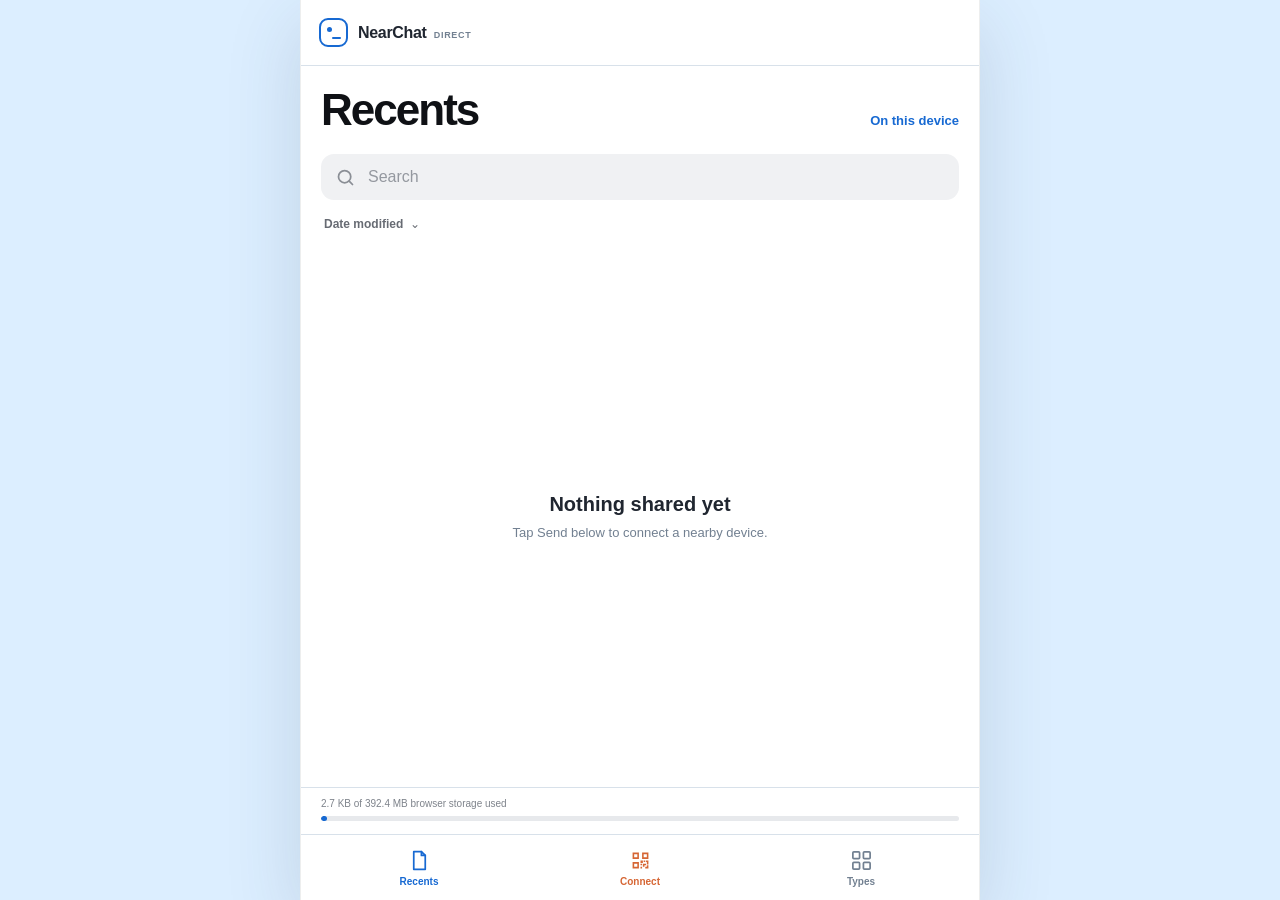
<file: index.html>
<!doctype html>
<html lang="en">
<head>
  <meta charset="utf-8">
  <link rel="icon" type="image/png" href="[data-uri]">
  <meta name="viewport" content="width=device-width, initial-scale=1, viewport-fit=cover">
  <meta name="theme-color" content="#eaf4ff">
  <title>NearChat Direct</title>
  <link rel="stylesheet" href="styles.css?v=2026.08.18.2">
</head>
<body data-connected="false">
  <main class="app" aria-label="NearChat Direct">
    <header class="topbar">
      <a class="brand" href="./" aria-label="NearChat Direct home">
        <span class="brand-mark" aria-hidden="true"></span>
        <span>NearChat <small>Direct</small></span>
      </a>
    </header>

    <section class="metrics" aria-label="Live connection metrics" hidden>
      <div><span>RTT</span><strong id="metricRtt">—</strong></div>
      <div><span>Sent</span><strong id="metricSent">0 B</strong></div>
      <div><span>Received</span><strong id="metricReceived">0 B</strong></div>
      <div><span>Live rate</span><strong id="metricRate">0 B/s</strong></div>
      <div><span>Uptime</span><strong id="metricUptime">00:00</strong></div>
      <div><span>Path</span><strong id="metricPath">—</strong></div>
    </section>

    <div class="app-views">
      <section class="app-view recent-view" id="recentView" aria-label="Recent items">
        <header class="recents-head">
          <h1>Recents</h1>
          <span>On this device</span>
        </header>
        <div class="recent-tools">
          <label class="search-field">
            <svg viewBox="0 0 24 24" aria-hidden="true"><circle cx="11" cy="11" r="7"></circle><path d="m20 20-3.5-3.5"></path></svg>
            <input id="recentSearch" type="search" placeholder="Search" aria-label="Search recent items">
          </label>
          <button class="recent-sort" id="recentSort" type="button">Date modified <span aria-hidden="true">⌄</span></button>
        </div>
        <div class="recent-browser" id="recentItemList"></div>
        <div class="library-empty recent-library-empty" id="recentLibraryEmpty" hidden>
          <h2>Nothing shared yet</h2>
          <p>Tap Send below to connect a nearby device.</p>
        </div>
        <footer class="storage-meter">
          <span id="recentStorageText">Checking browser storage…</span>
          <div class="storage-track" aria-hidden="true"><span id="storageBarFill"></span></div>
        </footer>
      </section>

      <section class="app-view send-view" id="sendView" aria-label="Current transfer" hidden>
        <header class="view-head">
          <div><span>Current transfer</span><h1 id="recentTitle">New connection</h1></div>
          <small id="recentMeta">Stored in this browser</small>
        </header>
        <section class="message-stream" id="messageStream" aria-live="polite" aria-label="Chat messages">
          <div class="chat-empty" id="emptyState">
            <h2 id="emptyTitle">Ready to send</h2>
            <p id="emptyCopy">Use the box below to send text or files.</p>
          </div>
        </section>

        <form class="composer" id="composer">
          <div class="image-draft" id="imageDraft" hidden>
            <img id="imageDraftPreview" alt="Selected image preview">
            <span><strong id="imageDraftName">Image ready</strong><small id="imageDraftSize"></small></span>
            <button id="removeImage" type="button" aria-label="Remove selected files">×</button>
          </div>
          <div class="composer-row">
            <button class="image-button" id="imageButton" type="button" aria-label="Choose files">Add</button>
            <input id="imageInput" type="file"
                   accept="image/*,video/*,audio/*,.pdf,.txt,.rtf,.doc,.docx,.odt,.ppt,.pptx,.xls,.xlsx,.csv,.ods,.zip,.rar,.7z,.tar,.gz"
                   multiple hidden>
            <input class="message-input" id="messageInput" type="text" maxlength="2000"
                   autocomplete="off" enterkeyhint="send" placeholder="Connect to start chatting"
                   aria-label="Message" disabled>
            <button class="send-button" id="sendButton" type="submit" aria-label="Send" disabled>Send</button>
          </div>
        </form>
      </section>

      <section class="app-view files-view" id="filesView" aria-label="Stored files" hidden>
        <header class="view-head files-head">
          <div><span>On this device</span><h1 id="filesTitle">Types</h1></div>
          <button class="quiet-button" id="clearLibrary" type="button">Clear all</button>
        </header>
        <div class="file-tools">
          <button class="back-button" id="backToTypes" type="button" hidden>All types</button>
          <input id="fileSearch" type="search" placeholder="Search stored files" aria-label="Search stored files">
          <div class="file-tool-actions" id="imageSelectionTools" hidden>
            <button class="tool-icon-button" id="selectAllImages" type="button" aria-label="Select all images" aria-pressed="false">
              <span class="checkbox-icon" aria-hidden="true"></span>
            </button>
            <button class="tool-icon-button" id="downloadSelectedImages" type="button" aria-label="Download selected images" disabled>
              <span class="download-icon" aria-hidden="true"></span>
              <span class="selection-count" id="selectedImageCount" hidden>0</span>
            </button>
          </div>
        </div>
        <div class="file-browser" id="fileBrowser">
          <div class="type-list" id="fileTypeList"></div>
          <div class="stored-file-list" id="storedFileList" hidden></div>
          <div class="library-empty" id="libraryEmpty" hidden>
            <h2>No stored files</h2>
            <p>Images and files from your sessions will appear here.</p>
          </div>
        </div>
        <footer class="storage-summary">
          <span id="storageSummary">0 items · 0 B stored in this browser</span>
          <small>Save important files to your device.</small>
        </footer>
      </section>
    </div>

    <nav class="app-nav" aria-label="Main views">
      <button type="button" data-view="recent" aria-selected="true">
        <svg viewBox="0 0 24 24" aria-hidden="true"><path d="M6 2.75h8l4 4V21.25H6z"></path><path d="M14 2.75v4h4"></path></svg>
        <span class="nav-label">Recents</span>
      </button>
      <button class="connection-nav" id="connectionNav" type="button" data-view="send" data-state="offline"
              aria-selected="false" aria-label="Connect. Pair two nearby devices to begin.">
        <span class="connection-nav-icon" aria-hidden="true">
          <svg class="connection-qr" viewBox="0 0 24 24"><path fill="currentColor" fill-rule="evenodd" stroke="none" d="M2 2h8v8H2V2Zm2 2v4h4V4H4Zm10-2h8v8h-8V2Zm2 2v4h4V4h-4ZM2 14h8v8H2v-8Zm2 2v4h4v-4H4Z" clip-rule="evenodd"></path><path fill="currentColor" stroke="none" d="M12 12h3v3h-3v-3Zm4 0h2v2h-2v-2Zm3 0h3v5h-2v-3h-1v-2Zm-7 4h2v2h-2v-2Zm3 0h4v2h-2v2h-2v-4Zm5 2h2v4h-4v-2h2v-2Zm-8 2h2v2h-2v-2Z"></path></svg>
          <span class="connection-spinner"></span>
          <span class="connection-check"></span>
        </span>
        <span class="nav-label" id="connectionNavLabel" aria-live="polite">Connect</span>
      </button>
      <button type="button" data-view="files" aria-selected="false">
        <svg viewBox="0 0 24 24" aria-hidden="true"><rect x="3" y="3" width="7" height="7" rx="1"></rect><rect x="14" y="3" width="7" height="7" rx="1"></rect><rect x="3" y="14" width="7" height="7" rx="1"></rect><rect x="14" y="14" width="7" height="7" rx="1"></rect></svg>
        <span class="nav-label">Types</span><span class="nav-count" id="storedCount" hidden>0</span>
      </button>
    </nav>
  </main>

  <div class="overlay" id="pairingOverlay" hidden>
    <section class="pairing-sheet" role="dialog" aria-modal="true" aria-labelledby="pairingTitle">
      <header class="sheet-head">
        <div><h2 id="pairingTitle">Connect devices</h2></div>
        <button class="close-button" id="closePairing" type="button" aria-label="Close pairing">×</button>
      </header>

      <div class="pair-view pair-dance" id="pairDance">
        <div class="optical-zone">
          <div class="optical-stage" id="opticalStage" data-detected="false">
            <div class="scan-stage" id="scanStage">
              <video id="scannerVideo" class="camera-feed" playsinline muted autoplay></video>
              <div class="discovery-code" id="discoveryCode">
                <span>Nearby code</span>
                <canvas id="discoveryQrCanvas" aria-label="Nearby device discovery code"></canvas>
              </div>
              <div class="camera-preview" aria-hidden="true">
                <span class="preview-label">Main camera</span>
                <span class="preview-reticle"></span>
                <span class="detected-outline" id="detectedOutline"></span>
                <div class="preview-feedback">
                  <strong id="alignmentScore">Looking for a NearChat code</strong>
                  <span id="alignmentHint">Point the camera at the other screen.</span>
                </div>
              </div>
            </div>
            <div class="qr-stage" id="qrStage" hidden>
              <canvas id="pairQrCanvas" class="pair-qr-canvas" aria-label="Animated connection code"></canvas>
            </div>
          </div>
          <span class="camera-state" id="cameraState">Starting main camera…</span>
        </div>

        <div class="dance-copy">
          <span class="phase-pill" id="pairPhase">1 · Find the other device</span>
          <strong id="pairStatusTitle">Point the cameras at the other screen</strong>
          <p id="pairStatus">The small QR codes choose which device shares first. Show connection code remains available as a fallback.</p>
        </div>

        <div class="dance-progress" aria-hidden="true">
          <span id="pairProgress"></span>
        </div>

        <canvas id="scannerCanvas" hidden></canvas>
        <div class="pair-actions">
          <button class="primary" id="showCode" type="button">Show connection code</button>
          <button class="secondary" id="scanCode" type="button" hidden>Scan answer now</button>
          <button class="secondary cancel-pairing" id="cancelPairing" type="button">Cancel</button>
        </div>
      </div>

      <div class="pair-view connected-view" id="pairConnected" hidden>
        <span class="connected-mark" aria-hidden="true">✓</span>
        <strong>Direct channel connected</strong>
        <p>The cameras are off. Messages now travel directly through WebRTC.</p>
        <button class="secondary connected-disconnect" id="disconnectInSheet" type="button">Disconnect</button>
      </div>
    </section>
  </div>

  <div class="toast" id="toast" role="status" aria-live="polite"></div>
  <script type="module" src="app.js?v=2026.08.18.3"></script>
</body>
</html>
</file>
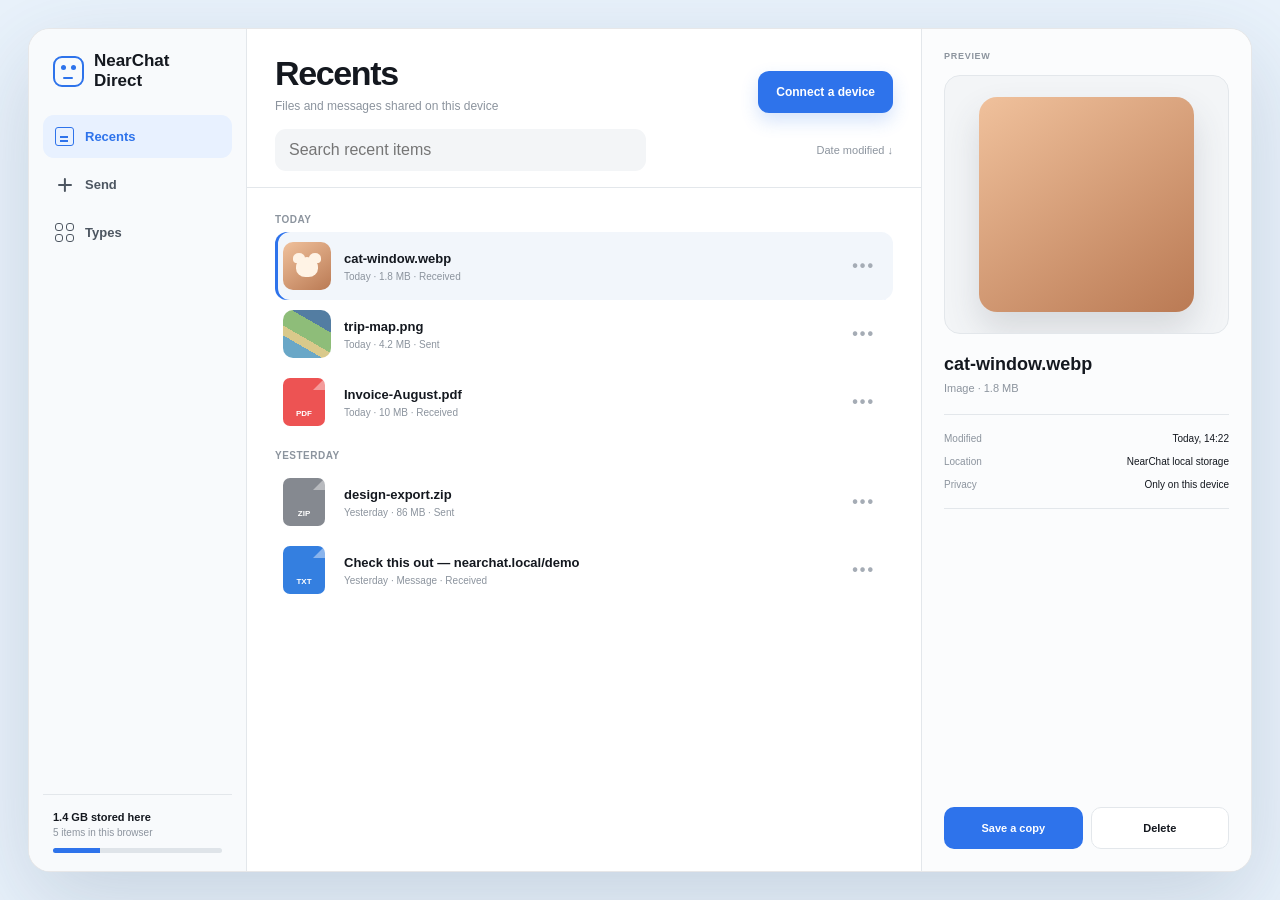
<file: ui-tests/desktop-poc-split.html>
<!doctype html>
<html lang="en">
<head>
  <meta charset="utf-8">
  <meta name="viewport" content="width=device-width, initial-scale=1">
  <title>NearChat Desktop POC — Split view</title>
  <style>
    :root {
      color-scheme: light;
      --page: #e9f2fb;
      --surface: #fff;
      --soft: #f3f5f7;
      --ink: #14181f;
      --text: #4d5661;
      --muted: #8c949e;
      --line: #e3e7eb;
      --blue: #2e73eb;
      --blue-soft: #e8f1ff;
      font-family: -apple-system, BlinkMacSystemFont, "Helvetica Neue", "Segoe UI", Arial, sans-serif;
    }
    * { box-sizing: border-box; }
    body { min-width: 980px; min-height: 100vh; margin: 0; padding: 28px; display: grid; place-items: center; background: var(--page); color: var(--text); }
    button, input { font: inherit; color: inherit; }
    button { border: 0; cursor: pointer; }
    .window { width: min(1440px, calc(100vw - 56px)); height: min(880px, calc(100vh - 56px)); min-height: 680px; display: grid; grid-template-columns: 218px minmax(500px, 1fr) 330px; overflow: hidden; border: 1px solid rgba(20,24,31,.1); border-radius: 22px; background: var(--surface); box-shadow: 0 30px 90px rgba(45,74,108,.18); }
    .sidebar { padding: 22px 14px 18px; display: flex; flex-direction: column; border-right: 1px solid var(--line); background: #f8fafc; }
    .brand { padding: 0 10px 24px; display: flex; align-items: center; gap: 10px; color: var(--ink); font-size: 17px; font-weight: 750; }
    .mark { width: 31px; height: 31px; position: relative; border: 2px solid var(--blue); border-radius: 9px; }
    .mark::before { content: ""; width: 5px; height: 5px; position: absolute; left: 6px; top: 7px; border-radius: 50%; background: var(--blue); box-shadow: 10px 0 0 var(--blue); }
    .mark::after { content: ""; width: 10px; height: 2px; position: absolute; left: 8px; bottom: 6px; border-radius: 3px; background: var(--blue); }
    .nav { display: grid; gap: 5px; }
    .nav button { min-height: 43px; padding: 0 12px; display: flex; align-items: center; gap: 11px; border-radius: 11px; background: transparent; text-align: left; font-size: 13px; font-weight: 650; }
    .nav button:hover { background: #edf1f5; }
    .nav button.active { background: var(--blue-soft); color: var(--blue); }
    .nav-icon { width: 19px; height: 19px; position: relative; flex: none; color: currentColor; }
    .nav-icon.recent { border: 1.8px solid currentColor; border-radius: 3px; }
    .nav-icon.recent::after { content: ""; width: 8px; height: 1.8px; position: absolute; left: 4px; top: 8px; background: currentColor; box-shadow: 0 4px 0 currentColor; }
    .nav-icon.send::before, .nav-icon.send::after { content: ""; position: absolute; left: 3px; top: 9px; width: 14px; height: 1.8px; border-radius: 2px; background: currentColor; }
    .nav-icon.send::after { transform: rotate(90deg); }
    .nav-icon.types { display: grid; grid-template-columns: 1fr 1fr; gap: 3px; }
    .nav-icon.types i { border: 1.7px solid currentColor; border-radius: 3px; }
    .side-bottom { margin-top: auto; padding: 16px 10px 0; border-top: 1px solid var(--line); }
    .side-bottom strong { display: block; color: var(--ink); font-size: 11px; }
    .side-bottom span { display: block; margin-top: 4px; color: var(--muted); font-size: 10px; }
    .meter { height: 5px; margin-top: 10px; overflow: hidden; border-radius: 8px; background: #dfe4e9; }
    .meter i { width: 28%; height: 100%; display: block; background: var(--blue); }
    .content { min-width: 0; display: grid; grid-template-rows: auto auto minmax(0,1fr); }
    .head { padding: 25px 28px 16px; display: flex; align-items: flex-end; justify-content: space-between; gap: 20px; }
    .head h1 { margin: 0; color: var(--ink); font-size: 34px; letter-spacing: -.04em; }
    .head p { margin: 6px 0 0; color: var(--muted); font-size: 12px; }
    .connect { min-height: 42px; padding: 0 18px; border-radius: 11px; background: var(--blue); color: #fff; font-size: 12px; font-weight: 700; box-shadow: 0 8px 18px rgba(46,115,235,.2); }
    .toolbar { padding: 0 28px 16px; display: flex; align-items: center; gap: 12px; border-bottom: 1px solid var(--line); }
    .search { width: min(430px, 60%); height: 42px; padding: 0 14px; border: 0; border-radius: 11px; outline: 0; background: var(--soft); }
    .sort { margin-left: auto; padding: 8px 0; background: transparent; color: var(--muted); font-size: 11px; }
    .list { min-height: 0; padding: 12px 28px 30px; overflow: auto; }
    .day { margin: 14px 0 7px; color: var(--muted); font-size: 10px; font-weight: 750; letter-spacing: .05em; text-transform: uppercase; }
    .item { width: 100%; min-height: 68px; padding: 9px 8px; display: grid; grid-template-columns: 48px minmax(0,1fr) auto; align-items: center; gap: 13px; border-radius: 12px; background: transparent; text-align: left; }
    .item:hover, .item.selected { background: #f2f6fb; }
    .item.selected { box-shadow: inset 3px 0 var(--blue); }
    .thumb { width: 48px; height: 48px; border-radius: 10px; background: linear-gradient(145deg,#90b8ee,#365b95); }
    .thumb.cat { position: relative; background: linear-gradient(145deg,#f0c19c,#ba7a54); }
    .thumb.cat::before { content: ""; width: 22px; height: 20px; position: absolute; left: 13px; top: 15px; border-radius: 50% 50% 43% 43%; background: #fff3e5; box-shadow: -8px -9px 0 -5px #fff3e5, 8px -9px 0 -5px #fff3e5; }
    .thumb.map { background: linear-gradient(30deg,#69a7c7 0 30%,#d9c98b 30% 43%,#8ebd79 43% 70%,#537da2 70%); }
    .file { width: 42px; height: 48px; position: relative; display: grid; place-items: end center; padding-bottom: 8px; border-radius: 7px; background: #347fe0; color: #fff; font-size: 8px; font-style: normal; font-weight: 800; }
    .file::after { content: ""; position: absolute; right: 0; top: 0; border-style: solid; border-width: 0 0 12px 12px; border-color: transparent transparent rgba(255,255,255,.42) transparent; }
    .file.pdf { background: #ed5353; }
    .file.zip { background: #858990; }
    .item-copy { min-width: 0; }
    .item-copy strong { display: block; overflow: hidden; color: var(--ink); font-size: 13px; font-weight: 600; text-overflow: ellipsis; white-space: nowrap; }
    .item-copy small { display: block; margin-top: 5px; color: var(--muted); font-size: 10px; }
    .dots { padding: 10px; color: #a5acb5; font-weight: 800; letter-spacing: 2px; }
    .preview { min-width: 0; padding: 22px; display: flex; flex-direction: column; border-left: 1px solid var(--line); background: #fbfcfd; }
    .preview-label { color: var(--muted); font-size: 9px; font-weight: 750; letter-spacing: .08em; text-transform: uppercase; }
    .preview-box { aspect-ratio: 1.1; margin-top: 14px; display: grid; place-items: center; overflow: hidden; border: 1px solid var(--line); border-radius: 16px; background: var(--soft); }
    .preview-art { width: 76%; aspect-ratio: 1; border-radius: 18px; background: linear-gradient(145deg,#f0c19c,#ba7a54); box-shadow: 0 18px 35px rgba(60,70,82,.16); }
    .preview-art.map { background: linear-gradient(30deg,#69a7c7 0 30%,#d9c98b 30% 43%,#8ebd79 43% 70%,#537da2 70%); }
    .preview-art.pdf { background: linear-gradient(145deg,#f27777,#c93c3c); }
    .preview-art.zip { background: linear-gradient(145deg,#aeb3b8,#6d747b); }
    .preview-art.message { background: linear-gradient(145deg,#7fb0ec,#3474c2); }
    .preview h2 { margin: 20px 0 0; overflow: hidden; color: var(--ink); font-size: 18px; font-weight: 650; text-overflow: ellipsis; white-space: nowrap; }
    .preview-meta { margin-top: 7px; color: var(--muted); font-size: 11px; }
    .facts { margin-top: 20px; padding: 12px 0; border-block: 1px solid var(--line); }
    .fact { padding: 6px 0; display: flex; justify-content: space-between; gap: 15px; font-size: 10px; }
    .fact span:first-child { color: var(--muted); }
    .fact span:last-child { color: var(--ink); text-align: right; }
    .preview-actions { margin-top: auto; display: grid; grid-template-columns: 1fr 1fr; gap: 8px; }
    .preview-actions button { min-height: 42px; border-radius: 10px; background: var(--blue); color: #fff; font-size: 11px; font-weight: 700; }
    .preview-actions .secondary { border: 1px solid var(--line); background: #fff; color: var(--ink); }
    .overlay { position: fixed; inset: 0; z-index: 10; display: grid; place-items: center; background: rgba(43,57,72,.3); backdrop-filter: blur(8px); }
    .overlay[hidden] { display: none; }
    .dialog { width: 430px; padding: 28px; border-radius: 20px; background: #fff; box-shadow: 0 30px 90px rgba(30,45,60,.28); text-align: center; }
    .devices { height: 112px; margin: 5px auto 22px; position: relative; }
    .phone { width: 60px; height: 100px; position: absolute; top: 5px; border: 3px solid var(--blue); border-radius: 15px; background: var(--blue-soft); }
    .phone:first-child { left: 102px; transform: rotate(-8deg); }
    .phone:last-child { right: 102px; transform: rotate(8deg); }
    .devices::after { content: ""; width: 54px; height: 2px; position: absolute; left: 50%; top: 55px; background: var(--blue); transform: translateX(-50%); box-shadow: 0 -7px 0 -1px var(--blue), 0 7px 0 -1px var(--blue); }
    .dialog h2 { margin: 0; color: var(--ink); font-size: 22px; }
    .dialog p { margin: 9px auto 20px; max-width: 330px; color: var(--muted); font-size: 12px; line-height: 1.5; }
    .dialog-actions { display: grid; grid-template-columns: 1fr 1fr; gap: 8px; }
    .dialog-actions button { min-height: 44px; border-radius: 10px; background: var(--blue); color: #fff; font-size: 11px; font-weight: 700; }
    .dialog-actions .secondary { background: var(--soft); color: var(--text); }
  </style>
</head>
<body>
  <main class="window">
    <aside class="sidebar">
      <div class="brand"><span class="mark"></span>NearChat Direct</div>
      <nav class="nav">
        <button class="active"><span class="nav-icon recent"></span>Recents</button>
        <button data-connect><span class="nav-icon send"></span>Send</button>
        <button><span class="nav-icon types"><i></i><i></i><i></i><i></i></span>Types</button>
      </nav>
      <div class="side-bottom"><strong>1.4 GB stored here</strong><span>5 items in this browser</span><div class="meter"><i></i></div></div>
    </aside>

    <section class="content">
      <header class="head"><div><h1>Recents</h1><p>Files and messages shared on this device</p></div><button class="connect" data-connect>Connect a device</button></header>
      <div class="toolbar"><input class="search" id="search" type="search" placeholder="Search recent items"><button class="sort">Date modified ↓</button></div>
      <div class="list" id="list">
        <h2 class="day">Today</h2>
        <button class="item selected" data-name="cat-window.webp" data-type="Image" data-size="1.8 MB" data-date="Today, 14:22" data-art="cat"><span class="thumb cat"></span><span class="item-copy"><strong>cat-window.webp</strong><small>Today · 1.8 MB · Received</small></span><span class="dots">•••</span></button>
        <button class="item" data-name="trip-map.png" data-type="Image" data-size="4.2 MB" data-date="Today, 13:58" data-art="map"><span class="thumb map"></span><span class="item-copy"><strong>trip-map.png</strong><small>Today · 4.2 MB · Sent</small></span><span class="dots">•••</span></button>
        <button class="item" data-name="Invoice-August.pdf" data-type="PDF" data-size="10 MB" data-date="Today, 11:06" data-art="pdf"><i class="file pdf">PDF</i><span class="item-copy"><strong>Invoice-August.pdf</strong><small>Today · 10 MB · Received</small></span><span class="dots">•••</span></button>
        <h2 class="day">Yesterday</h2>
        <button class="item" data-name="design-export.zip" data-type="Archive" data-size="86 MB" data-date="Yesterday, 18:40" data-art="zip"><i class="file zip">ZIP</i><span class="item-copy"><strong>design-export.zip</strong><small>Yesterday · 86 MB · Sent</small></span><span class="dots">•••</span></button>
        <button class="item" data-name="Check this out — nearchat.local/demo" data-type="Message" data-size="Text" data-date="Yesterday, 17:12" data-art="message"><i class="file">TXT</i><span class="item-copy"><strong>Check this out — nearchat.local/demo</strong><small>Yesterday · Message · Received</small></span><span class="dots">•••</span></button>
      </div>
    </section>

    <aside class="preview">
      <span class="preview-label">Preview</span>
      <div class="preview-box"><div class="preview-art" id="previewArt"></div></div>
      <h2 id="previewName">cat-window.webp</h2><div class="preview-meta" id="previewMeta">Image · 1.8 MB</div>
      <div class="facts"><div class="fact"><span>Modified</span><span id="previewDate">Today, 14:22</span></div><div class="fact"><span>Location</span><span>NearChat local storage</span></div><div class="fact"><span>Privacy</span><span>Only on this device</span></div></div>
      <div class="preview-actions"><button>Save a copy</button><button class="secondary">Delete</button></div>
    </aside>
  </main>

  <div class="overlay" id="connectDialog" hidden>
    <section class="dialog" role="dialog" aria-modal="true" aria-labelledby="dialogTitle"><div class="devices"><i class="phone"></i><i class="phone"></i></div><h2 id="dialogTitle">Connect a nearby device</h2><p>This is a visual POC. A real version would open the camera and start the QR handoff here.</p><div class="dialog-actions"><button id="demoConnect">Show connected state</button><button class="secondary" id="closeDialog">Cancel</button></div></section>
  </div>

  <script>
    const dialog = document.querySelector('#connectDialog');
    document.querySelectorAll('[data-connect]').forEach(button => button.addEventListener('click', () => dialog.hidden = false));
    document.querySelector('#closeDialog').addEventListener('click', () => dialog.hidden = true);
    document.querySelector('#demoConnect').addEventListener('click', () => { dialog.hidden = true; document.querySelector('.connect').textContent = 'Demo device connected'; });
    document.querySelector('#search').addEventListener('input', event => document.querySelectorAll('.item').forEach(item => item.hidden = !item.dataset.name.toLowerCase().includes(event.target.value.toLowerCase())));
    document.querySelectorAll('.item').forEach(item => item.addEventListener('click', () => {
      document.querySelectorAll('.item').forEach(row => row.classList.remove('selected')); item.classList.add('selected');
      document.querySelector('#previewName').textContent = item.dataset.name;
      document.querySelector('#previewMeta').textContent = `${item.dataset.type} · ${item.dataset.size}`;
      document.querySelector('#previewDate').textContent = item.dataset.date;
      document.querySelector('#previewArt').className = `preview-art ${item.dataset.art}`;
    }));
  </script>
</body>
</html>
</file>
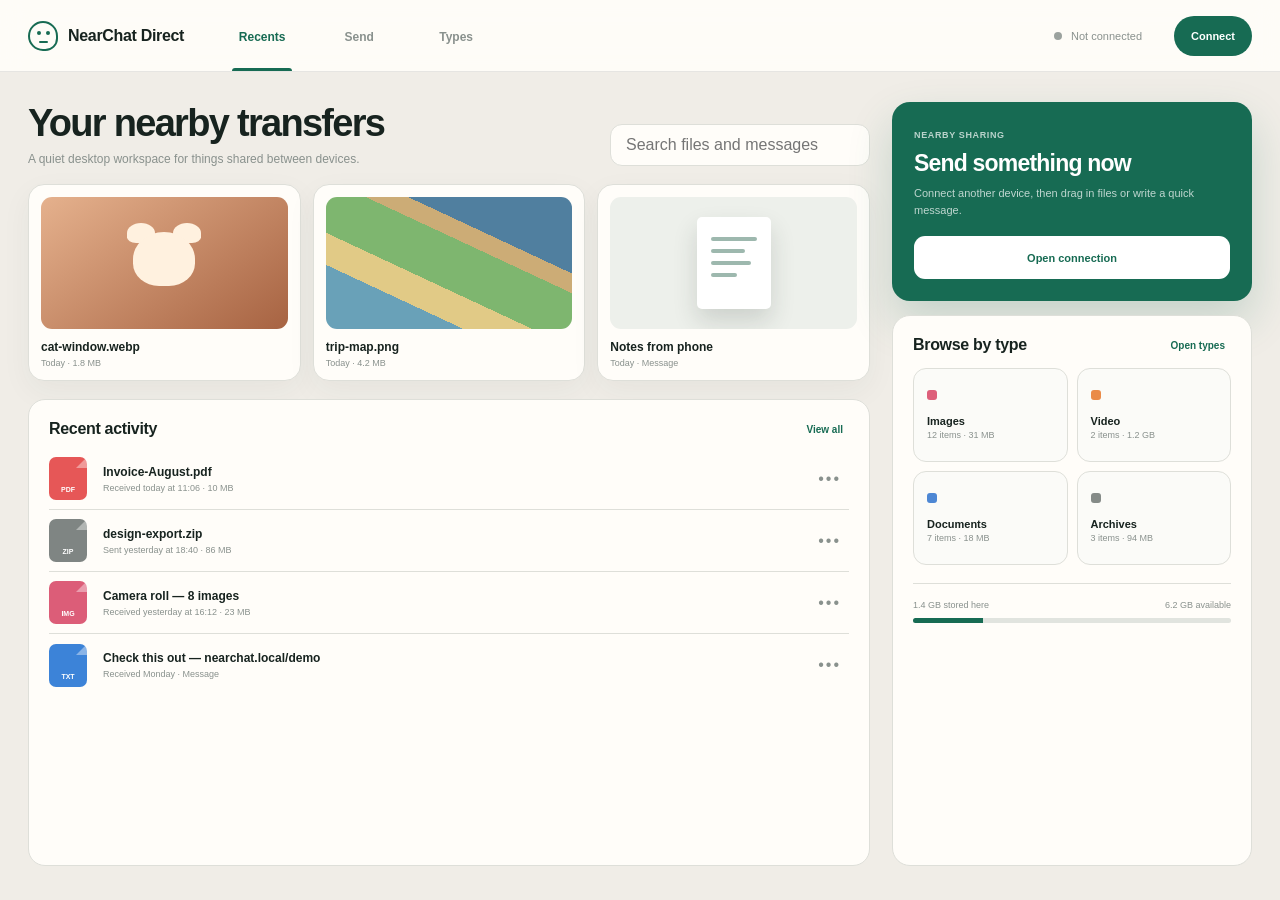
<file: ui-tests/desktop-poc-workspace.html>
<!doctype html>
<html lang="en">
<head>
  <meta charset="utf-8">
  <meta name="viewport" content="width=device-width, initial-scale=1">
  <title>NearChat Desktop POC — Workspace</title>
  <style>
    :root {
      color-scheme: light;
      --page: #f0ede7;
      --surface: #fffdf9;
      --soft: #f3f1ec;
      --ink: #17231f;
      --text: #4f5d57;
      --muted: #89918d;
      --line: #dedfd9;
      --green: #176b53;
      --green-soft: #e2f2eb;
      --orange: #e9793b;
      font-family: -apple-system, BlinkMacSystemFont, "Helvetica Neue", "Segoe UI", Arial, sans-serif;
    }
    * { box-sizing: border-box; }
    body { min-width: 1000px; min-height: 100vh; margin: 0; background: var(--page); color: var(--text); }
    button, input { font: inherit; color: inherit; }
    button { border: 0; cursor: pointer; }
    .shell { min-height: 100vh; display: grid; grid-template-rows: 72px minmax(0,1fr); }
    .topbar { padding: 0 max(28px, calc((100vw - 1480px)/2)); display: flex; align-items: center; gap: 32px; border-bottom: 1px solid rgba(23,35,31,.1); background: rgba(255,253,249,.92); backdrop-filter: blur(14px); }
    .brand { display: flex; align-items: center; gap: 10px; color: var(--ink); font-weight: 780; letter-spacing: -.02em; white-space: nowrap; }
    .brand-mark { width: 30px; height: 30px; position: relative; border: 2px solid var(--green); border-radius: 50% 50% 42% 50%; }
    .brand-mark::before { content: ""; width: 4px; height: 4px; position: absolute; left: 7px; top: 8px; border-radius: 50%; background: var(--green); box-shadow: 9px 0 0 var(--green); }
    .brand-mark::after { content: ""; width: 9px; height: 2px; position: absolute; left: 9px; bottom: 6px; border-radius: 5px; background: var(--green); }
    .tabs { align-self: stretch; display: flex; gap: 5px; }
    .tabs button { min-width: 92px; padding: 2px 14px 0; position: relative; background: transparent; color: var(--muted); font-size: 12px; font-weight: 680; }
    .tabs button.active { color: var(--green); }
    .tabs button.active::after { content: ""; height: 3px; position: absolute; left: 16px; right: 16px; bottom: 0; border-radius: 5px 5px 0 0; background: var(--green); }
    .status { margin-left: auto; display: flex; align-items: center; gap: 9px; color: var(--muted); font-size: 11px; }
    .status i { width: 8px; height: 8px; border-radius: 50%; background: #9ba29e; }
    .connect { min-height: 40px; padding: 0 17px; border-radius: 20px; background: var(--green); color: #fff; font-size: 11px; font-weight: 720; }
    .workspace { width: min(1480px, 100%); min-height: 0; margin: 0 auto; padding: 30px 28px 34px; display: grid; grid-template-columns: minmax(620px,1fr) 360px; gap: 22px; }
    .main { min-width: 0; display: grid; grid-template-rows: auto auto minmax(0,1fr); gap: 18px; }
    .welcome { display: flex; align-items: flex-end; justify-content: space-between; gap: 20px; }
    .welcome h1 { margin: 0; color: var(--ink); font-size: 38px; letter-spacing: -.045em; }
    .welcome p { margin: 7px 0 0; color: var(--muted); font-size: 12px; }
    .search { width: 260px; height: 42px; padding: 0 15px; border: 1px solid var(--line); border-radius: 12px; outline: 0; background: var(--surface); }
    .featured { display: grid; grid-template-columns: repeat(3,1fr); gap: 12px; }
    .file-card { min-width: 0; padding: 12px; border: 1px solid var(--line); border-radius: 16px; background: var(--surface); box-shadow: 0 10px 30px rgba(49,56,52,.05); }
    .card-art { height: 132px; position: relative; overflow: hidden; border-radius: 11px; background: linear-gradient(145deg,#e5b18d,#a76342); }
    .card-art.cat::before { content: ""; width: 62px; height: 54px; position: absolute; left: 50%; top: 47%; border-radius: 50% 50% 42% 42%; background: #fff1df; transform: translate(-50%,-50%); box-shadow: -23px -26px 0 -17px #fff1df, 23px -26px 0 -17px #fff1df; }
    .card-art.map { background: linear-gradient(25deg,#69a1b8 0 26%,#e1ca86 26% 39%,#7eb66f 39% 61%,#ccac76 61% 69%,#507f9f 69%); }
    .card-art.notes { display: grid; place-items: center; background: #edf0eb; }
    .paper { width: 74px; height: 92px; padding: 20px 14px; border-radius: 5px; background: #fff; box-shadow: 0 12px 24px rgba(36,48,42,.16); }
    .paper i { height: 4px; margin-bottom: 8px; display: block; border-radius: 4px; background: #9db8ae; }
    .paper i:nth-child(2) { width: 75%; }.paper i:nth-child(3) { width: 88%; }.paper i:nth-child(4) { width: 58%; }
    .file-card strong { margin-top: 11px; display: block; overflow: hidden; color: var(--ink); font-size: 12px; text-overflow: ellipsis; white-space: nowrap; }
    .file-card small { margin-top: 4px; display: block; color: var(--muted); font-size: 9px; }
    .activity { min-height: 0; padding: 20px; overflow: auto; border: 1px solid var(--line); border-radius: 17px; background: var(--surface); }
    .section-head { display: flex; align-items: center; justify-content: space-between; gap: 15px; }
    .section-head h2 { margin: 0; color: var(--ink); font-size: 16px; letter-spacing: -.02em; }
    .section-head button { background: transparent; color: var(--green); font-size: 10px; font-weight: 700; }
    .activity-list { margin-top: 10px; }
    .activity-row { min-height: 62px; padding: 8px 0; display: grid; grid-template-columns: 42px minmax(0,1fr) auto; align-items: center; gap: 12px; border-bottom: 1px solid var(--line); }
    .activity-row:last-child { border-bottom: 0; }
    .type-icon { width: 38px; height: 43px; position: relative; display: grid; place-items: end center; padding-bottom: 7px; border-radius: 7px; background: #3c83d8; color: #fff; font-size: 7px; font-weight: 800; }
    .type-icon::after { content: ""; position: absolute; right: 0; top: 0; border-style: solid; border-width: 0 0 11px 11px; border-color: transparent transparent rgba(255,255,255,.4) transparent; }
    .type-icon.pdf { background: #e65757; }.type-icon.zip { background: #7f8583; }.type-icon.img { background: #dc5d78; }
    .row-copy { min-width: 0; }
    .row-copy strong { display: block; overflow: hidden; color: var(--ink); font-size: 12px; font-weight: 610; text-overflow: ellipsis; white-space: nowrap; }
    .row-copy small { display: block; margin-top: 4px; color: var(--muted); font-size: 9px; }
    .row-action { padding: 8px; background: transparent; color: var(--muted); letter-spacing: 2px; }
    .rail { min-height: 0; display: grid; grid-template-rows: auto minmax(0,1fr); gap: 14px; }
    .send-card { padding: 22px; border-radius: 18px; background: var(--green); color: #fff; box-shadow: 0 20px 45px rgba(23,107,83,.2); }
    .send-card .label { color: rgba(255,255,255,.7); font-size: 9px; font-weight: 750; letter-spacing: .07em; text-transform: uppercase; }
    .send-card h2 { margin: 8px 0 0; font-size: 23px; letter-spacing: -.035em; }
    .send-card p { margin: 8px 0 18px; color: rgba(255,255,255,.72); font-size: 11px; line-height: 1.5; }
    .send-card button { width: 100%; min-height: 43px; border-radius: 11px; background: #fff; color: var(--green); font-size: 11px; font-weight: 750; }
    .types { min-height: 0; padding: 20px; overflow: auto; border: 1px solid var(--line); border-radius: 18px; background: var(--surface); }
    .type-grid { margin-top: 14px; display: grid; grid-template-columns: 1fr 1fr; gap: 9px; }
    .type-card { min-height: 94px; padding: 13px; position: relative; border: 1px solid var(--line); border-radius: 13px; background: #fbfbf8; text-align: left; }
    .type-card i { width: 10px; height: 10px; display: block; border-radius: 3px; background: #dd5f7a; }
    .type-card.video i { background: #ea8b48; }.type-card.docs i { background: #4d87d4; }.type-card.archive i { background: #858b88; }
    .type-card strong { margin-top: 15px; display: block; color: var(--ink); font-size: 11px; }
    .type-card small { margin-top: 3px; display: block; color: var(--muted); font-size: 9px; }
    .storage { margin-top: 18px; padding-top: 16px; border-top: 1px solid var(--line); }
    .storage-copy { display: flex; justify-content: space-between; color: var(--muted); font-size: 9px; }
    .storage-bar { height: 5px; margin-top: 8px; overflow: hidden; border-radius: 8px; background: #e1e4df; }
    .storage-bar i { width: 22%; height: 100%; display: block; background: var(--green); }
    .overlay { position: fixed; inset: 0; z-index: 10; display: grid; place-items: center; background: rgba(24,36,31,.36); backdrop-filter: blur(9px); }
    .overlay[hidden] { display: none; }
    .dialog { width: 460px; padding: 30px; border-radius: 20px; background: var(--surface); box-shadow: 0 30px 100px rgba(24,36,31,.3); text-align: center; }
    .radar { width: 126px; height: 126px; margin: 0 auto 20px; position: relative; display: grid; place-items: center; border: 1px solid #a9c7bb; border-radius: 50%; background: var(--green-soft); box-shadow: 0 0 0 20px rgba(226,242,235,.55),0 0 0 40px rgba(226,242,235,.25); }
    .radar::before { content: ""; width: 38px; height: 68px; border: 3px solid var(--green); border-radius: 10px; background: #fff; }
    .dialog h2 { margin: 0; color: var(--ink); font-size: 22px; }
    .dialog p { margin: 9px auto 20px; max-width: 340px; color: var(--muted); font-size: 11px; line-height: 1.5; }
    .dialog-actions { display: grid; grid-template-columns: 1fr 1fr; gap: 9px; }
    .dialog-actions button { min-height: 43px; border-radius: 11px; background: var(--green); color: #fff; font-size: 11px; font-weight: 700; }
    .dialog-actions .secondary { background: var(--soft); color: var(--text); }
    .notice { position: fixed; left: 50%; bottom: 24px; padding: 10px 15px; border-radius: 10px; background: var(--ink); color: #fff; font-size: 10px; opacity: 0; transform: translate(-50%,10px); transition: .18s ease; pointer-events: none; }
    .notice.show { opacity: 1; transform: translate(-50%,0); }
  </style>
</head>
<body>
  <div class="shell">
    <header class="topbar"><div class="brand"><span class="brand-mark"></span>NearChat Direct</div><nav class="tabs"><button class="active">Recents</button><button data-connect>Send</button><button>Types</button></nav><div class="status"><i></i><span id="statusText">Not connected</span></div><button class="connect" data-connect>Connect</button></header>
    <main class="workspace">
      <section class="main">
        <header class="welcome"><div><h1>Your nearby transfers</h1><p>A quiet desktop workspace for things shared between devices.</p></div><input class="search" id="search" type="search" placeholder="Search files and messages"></header>
        <div class="featured">
          <article class="file-card" data-search="cat window webp image"><div class="card-art cat"></div><strong>cat-window.webp</strong><small>Today · 1.8 MB</small></article>
          <article class="file-card" data-search="trip map png image"><div class="card-art map"></div><strong>trip-map.png</strong><small>Today · 4.2 MB</small></article>
          <article class="file-card" data-search="notes from phone text"><div class="card-art notes"><div class="paper"><i></i><i></i><i></i><i></i></div></div><strong>Notes from phone</strong><small>Today · Message</small></article>
        </div>
        <section class="activity"><header class="section-head"><h2>Recent activity</h2><button>View all</button></header><div class="activity-list">
          <article class="activity-row" data-search="invoice august pdf"><span class="type-icon pdf">PDF</span><span class="row-copy"><strong>Invoice-August.pdf</strong><small>Received today at 11:06 · 10 MB</small></span><button class="row-action">•••</button></article>
          <article class="activity-row" data-search="design export zip archive"><span class="type-icon zip">ZIP</span><span class="row-copy"><strong>design-export.zip</strong><small>Sent yesterday at 18:40 · 86 MB</small></span><button class="row-action">•••</button></article>
          <article class="activity-row" data-search="camera roll images"><span class="type-icon img">IMG</span><span class="row-copy"><strong>Camera roll — 8 images</strong><small>Received yesterday at 16:12 · 23 MB</small></span><button class="row-action">•••</button></article>
          <article class="activity-row" data-search="check this out nearchat link message"><span class="type-icon">TXT</span><span class="row-copy"><strong>Check this out — nearchat.local/demo</strong><small>Received Monday · Message</small></span><button class="row-action">•••</button></article>
        </div></section>
      </section>
      <aside class="rail">
        <section class="send-card"><span class="label">Nearby sharing</span><h2>Send something now</h2><p>Connect another device, then drag in files or write a quick message.</p><button data-connect>Open connection</button></section>
        <section class="types"><header class="section-head"><h2>Browse by type</h2><button>Open types</button></header><div class="type-grid"><button class="type-card"><i></i><strong>Images</strong><small>12 items · 31 MB</small></button><button class="type-card video"><i></i><strong>Video</strong><small>2 items · 1.2 GB</small></button><button class="type-card docs"><i></i><strong>Documents</strong><small>7 items · 18 MB</small></button><button class="type-card archive"><i></i><strong>Archives</strong><small>3 items · 94 MB</small></button></div><div class="storage"><div class="storage-copy"><span>1.4 GB stored here</span><span>6.2 GB available</span></div><div class="storage-bar"><i></i></div></div></section>
      </aside>
    </main>
  </div>

  <div class="overlay" id="connectDialog" hidden><section class="dialog" role="dialog" aria-modal="true" aria-labelledby="dialogTitle"><div class="radar"></div><h2 id="dialogTitle">Find a nearby device</h2><p>This POC stops at the interface. In the real app, the camera and QR pairing flow would begin here.</p><div class="dialog-actions"><button id="demoConnect">Show connected state</button><button class="secondary" id="closeDialog">Cancel</button></div></section></div>
  <div class="notice" id="notice">Mock action only</div>
  <script>
    const dialog = document.querySelector('#connectDialog');
    const notice = document.querySelector('#notice');
    const toast = text => { notice.textContent = text; notice.classList.add('show'); clearTimeout(toast.timer); toast.timer = setTimeout(() => notice.classList.remove('show'), 1400); };
    document.querySelectorAll('[data-connect]').forEach(button => button.addEventListener('click', () => dialog.hidden = false));
    document.querySelector('#closeDialog').addEventListener('click', () => dialog.hidden = true);
    document.querySelector('#demoConnect').addEventListener('click', () => { dialog.hidden = true; document.querySelector('#statusText').textContent = 'Demo device connected'; document.querySelector('.status i').style.background = '#29a575'; toast('Connected state previewed'); });
    document.querySelector('#search').addEventListener('input', event => document.querySelectorAll('[data-search]').forEach(item => item.hidden = !item.dataset.search.includes(event.target.value.toLowerCase())));
    document.querySelectorAll('.tabs button:not([data-connect])').forEach(button => button.addEventListener('click', () => { document.querySelectorAll('.tabs button').forEach(tab => tab.classList.remove('active')); button.classList.add('active'); toast(`${button.textContent} treatment selected`); }));
    document.querySelectorAll('.row-action,.type-card,.section-head button').forEach(button => button.addEventListener('click', () => toast('Mock action only')));
  </script>
</body>
</html>
</file>
<file: styles.css>
:root {
  color-scheme: light;
  --page: #dceeff;
  --surface: #ffffff;
  --soft: #f1f6fb;
  --ink: #202630;
  --text: #3f4b58;
  --muted: #728091;
  --line: #d8e1ea;
  --blue: #1769d2;
  --blue-soft: #dcecff;
  --green: #17885f;
  --yellow: #b67512;
  --red: #bb3d45;
  --shadow: 0 24px 70px rgba(42, 68, 95, .16);
  --sans: -apple-system, BlinkMacSystemFont, "Helvetica Neue", "Segoe UI", Arial, sans-serif;
}

* { box-sizing: border-box; }
html, body { width: 100%; min-height: 100%; margin: 0; }
body {
  background: var(--page);
  color: var(--text);
  font-family: var(--sans);
  -webkit-font-smoothing: antialiased;
}
button, input { font: inherit; color: inherit; }
button { border: 0; cursor: pointer; }
button:disabled { cursor: default; opacity: .45; }
[hidden] { display: none !important; }
:focus-visible { outline: 3px solid rgba(23, 105, 210, .24); outline-offset: 3px; }

.app {
  width: min(100%, 680px);
  height: 100dvh;
  margin: 0 auto;
  display: grid;
  grid-template-rows: auto minmax(0, 1fr) auto;
  overflow: hidden;
  border-inline: 1px solid rgba(32, 38, 48, .08);
  background: var(--surface);
  box-shadow: var(--shadow);
}

.topbar {
  min-height: 66px;
  padding: max(12px, env(safe-area-inset-top)) 18px 12px;
  display: flex;
  align-items: center;
  border-bottom: 1px solid var(--line);
  background: rgba(255, 255, 255, .96);
}
.brand {
  display: inline-flex;
  align-items: center;
  gap: 10px;
  color: var(--ink);
  font-weight: 800;
  letter-spacing: -.02em;
  text-decoration: none;
}
.brand small {
  margin-left: 3px;
  color: var(--muted);
  font-size: 9px;
  font-weight: 750;
  letter-spacing: .08em;
  text-transform: uppercase;
}
.brand-mark {
  position: relative;
  width: 29px;
  height: 29px;
  border: 2px solid var(--blue);
  border-radius: 9px;
}
.brand-mark::before,
.brand-mark::after {
  content: "";
  position: absolute;
  border-radius: 99px;
  background: var(--blue);
}
.brand-mark::before { width: 5px; height: 5px; left: 6px; top: 7px; }
.brand-mark::after { width: 9px; height: 2px; right: 5px; bottom: 6px; }
.metrics { display: none !important; }

.app-views {
  min-height: 0;
  position: relative;
}
.app-view {
  width: 100%;
  height: 100%;
  min-height: 0;
}
.recent-view {
  display: grid;
  grid-template-rows: auto auto minmax(0, 1fr) auto;
  background: #ffffff;
}
.send-view {
  display: grid;
  grid-template-rows: auto minmax(0, 1fr) auto;
}
.files-view {
  display: grid;
  grid-template-rows: auto auto minmax(0, 1fr) auto;
  background: #f8fbff;
}
.view-head {
  min-height: 70px;
  padding: 13px 18px 12px;
  display: flex;
  align-items: center;
  justify-content: space-between;
  gap: 18px;
  border-bottom: 1px solid var(--line);
  background: #ffffff;
}
.view-head > div { min-width: 0; }
.view-head span {
  display: block;
  color: var(--blue);
  font-size: 9px;
  font-weight: 800;
  letter-spacing: .09em;
  text-transform: uppercase;
}
.view-head h1 {
  margin: 3px 0 0;
  overflow: hidden;
  color: var(--ink);
  font-size: 21px;
  line-height: 1.1;
  letter-spacing: -.03em;
  text-overflow: ellipsis;
  white-space: nowrap;
}
.view-head small {
  max-width: 190px;
  color: var(--muted);
  font-size: 10px;
  line-height: 1.35;
  text-align: right;
}

.recents-head {
  padding: 22px 20px 12px;
  display: flex;
  align-items: flex-end;
  justify-content: space-between;
  gap: 14px;
  background: #ffffff;
}
.recents-head h1 {
  margin: 0;
  color: #0f1115;
  font-size: clamp(34px, 7vw, 44px);
  line-height: 1;
  letter-spacing: -.045em;
}
.recents-head span { padding-bottom: 4px; color: var(--blue); font-size: 13px; font-weight: 650; }
.recent-tools { padding: 10px 20px 12px; background: #ffffff; }
.search-field {
  height: 46px;
  padding: 0 14px;
  display: flex;
  align-items: center;
  gap: 10px;
  border-radius: 13px;
  background: #f0f1f3;
  color: #8a8e95;
}
.search-field svg {
  width: 21px;
  height: 21px;
  flex: none;
  fill: none;
  stroke: currentColor;
  stroke-linecap: round;
  stroke-width: 2;
}
.search-field input {
  width: 100%;
  min-width: 0;
  border: 0;
  outline: 0;
  background: transparent;
  color: var(--ink);
  font-size: 16px;
}
.search-field input::placeholder { color: #94989f; }
.recent-sort {
  margin-top: 12px;
  padding: 5px 3px;
  background: transparent;
  color: #676b73;
  font-size: 12px;
  font-weight: 550;
}
.recent-sort span { margin-left: 3px; }
.recent-browser {
  min-height: 0;
  padding: 0 0 12px;
  overflow-y: auto;
  overscroll-behavior: contain;
}
.recent-group-title {
  margin: 0;
  padding: 14px 20px 7px;
  color: #999da4;
  font-size: 11px;
  font-weight: 750;
  text-transform: uppercase;
}
.recent-item-row {
  min-height: 72px;
  margin-left: 20px;
  padding: 10px 16px 10px 0;
  display: flex;
  align-items: center;
  gap: 12px;
  border-bottom: 1px solid #e6e7e9;
}
.recent-item-copy { min-width: 0; flex: 1; }
.recent-item-copy strong {
  display: block;
  overflow: hidden;
  color: #111318;
  font-size: 15px;
  font-weight: 540;
  line-height: 1.25;
  text-overflow: ellipsis;
  white-space: nowrap;
}
.recent-item-copy small { display: block; margin-top: 4px; color: #90949b; font-size: 11px; }
.recent-library-empty { grid-row: 3; }
.item-menu { position: relative; flex: none; }
.item-menu summary {
  width: 38px;
  height: 38px;
  display: grid;
  place-items: center;
  border-radius: 10px;
  color: #a9adb4;
  font-size: 18px;
  letter-spacing: 2px;
  list-style: none;
  cursor: pointer;
}
.item-menu summary::-webkit-details-marker { display: none; }
.item-menu[open] summary { background: var(--soft); color: var(--blue); }
.item-menu-popover {
  position: absolute;
  right: 0;
  top: 42px;
  z-index: 5;
  min-width: 118px;
  padding: 5px;
  display: grid;
  gap: 3px;
  border: 1px solid var(--line);
  border-radius: 11px;
  background: #ffffff;
  box-shadow: 0 12px 30px rgba(42, 68, 95, .16);
}
.item-menu-popover button {
  min-height: 34px;
  padding: 0 10px;
  border-radius: 8px;
  background: transparent;
  font-size: 11px;
  font-weight: 650;
  text-align: left;
}
.item-menu-popover button:hover { background: var(--soft); }
.item-menu-popover .delete-file { color: var(--red); }
.storage-meter {
  padding: 10px 20px 13px;
  border-top: 1px solid var(--line);
  background: #ffffff;
}
.storage-meter > span { display: block; color: #7e838b; font-size: 10px; }
.storage-track { height: 5px; margin-top: 7px; overflow: hidden; border-radius: 99px; background: #e7e9ec; }
.storage-track span { display: block; width: 0; height: 100%; border-radius: inherit; background: var(--blue); transition: width .25s ease; }

.message-stream {
  min-height: 0;
  padding: 22px 18px;
  overflow-y: auto;
  overscroll-behavior: contain;
  background: #f8fbff;
}
.chat-empty {
  min-height: 100%;
  padding: 28px;
  display: grid;
  place-content: center;
  justify-items: center;
  text-align: center;
}
.chat-empty h2 { margin: 0; color: var(--ink); font-size: 20px; letter-spacing: -.025em; }
.chat-empty p { max-width: 330px; margin: 7px 0 0; color: var(--muted); font-size: 13px; line-height: 1.5; }
.inline-connect {
  min-height: 42px;
  margin-top: 18px;
  padding: 0 18px;
  border-radius: 11px;
  background: var(--blue);
  color: #ffffff;
  font-size: 12px;
  font-weight: 750;
}
body[data-connected="true"] .inline-connect { display: none; }
.empty-state {
  min-height: 100%;
  padding: 32px 24px 48px;
  display: flex;
  flex-direction: column;
  align-items: center;
  justify-content: center;
  text-align: center;
}
.welcome-art {
  width: min(100%, 340px);
  height: auto;
  margin-bottom: 24px;
}
.art-fill { fill: #e5f1ff; }
.art-fill-light { fill: #f1f7ff; }
.art-line,
.art-arrow,
.art-file-line {
  fill: none;
  stroke: var(--blue);
  stroke-linecap: round;
  stroke-linejoin: round;
}
.art-line { stroke-width: 4; }
.art-arrow { stroke-width: 5; }
.art-screen { fill: #ffffff; }
.art-file { fill: #77b8ff; }
.art-file-end { fill: #1769d2; }
.art-file-line { stroke: #ffffff; stroke-width: 3; }
.eyebrow {
  color: var(--blue);
  font-size: 11px;
  font-weight: 800;
  letter-spacing: .09em;
  text-transform: uppercase;
}
.empty-state h1 {
  max-width: 460px;
  margin: 10px 0 0;
  color: var(--ink);
  font-size: clamp(30px, 7vw, 46px);
  line-height: 1.05;
  letter-spacing: -.045em;
}
.empty-state p {
  max-width: 420px;
  margin: 15px 0 0;
  color: var(--text);
  font-size: 16px;
  line-height: 1.55;
}
.share-button {
  min-width: 190px;
  min-height: 50px;
  margin-top: 24px;
  padding: 0 24px;
  border-radius: 12px;
  background: var(--blue);
  color: #ffffff;
  font-weight: 780;
  box-shadow: 0 10px 24px rgba(23, 105, 210, .2);
}
.start-note { margin-top: 11px; color: var(--muted); font-size: 11px; }
body[data-connected="true"] .share-button,
body[data-connected="true"] .start-note { display: none; }
body[data-connected="true"] .welcome-art { width: 210px; margin-bottom: 16px; }
body[data-connected="true"] .empty-state h1 { font-size: 30px; }

.message-row { display: flex; margin: 0 0 12px; }
.message-row.mine { justify-content: flex-end; }
.message-bubble {
  max-width: min(78%, 460px);
  padding: 10px 12px;
  border: 1px solid var(--line);
  border-radius: 5px 17px 17px 17px;
  background: #ffffff;
  box-shadow: 0 4px 14px rgba(42, 68, 95, .08);
}
.message-row.mine .message-bubble {
  border-color: #b8d7fb;
  border-radius: 17px 5px 17px 17px;
  background: var(--blue-soft);
}
.message-bubble p { margin: 0; white-space: pre-wrap; overflow-wrap: anywhere; font-size: 14px; line-height: 1.45; }
.message-image {
  display: block;
  width: 100%;
  max-height: 390px;
  margin-bottom: 8px;
  border-radius: 11px;
  object-fit: cover;
  background: var(--soft);
}
.message-file {
  min-width: 210px;
  margin-bottom: 8px;
  padding: 10px;
  display: flex;
  align-items: center;
  gap: 10px;
  border-radius: 11px;
  background: var(--soft);
  color: var(--ink);
  text-decoration: none;
}
.message-file .file-type-icon { width: 34px; height: 40px; flex: none; }
.message-file span { min-width: 0; }
.message-file strong,
.message-file small { display: block; overflow: hidden; text-overflow: ellipsis; white-space: nowrap; }
.message-file strong { font-size: 12px; }
.message-file small { margin-top: 3px; color: var(--muted); font-size: 10px; }
.message-meta { margin-top: 6px; display: flex; justify-content: flex-end; gap: 7px; color: var(--muted); font-size: 9px; }
.message-progress { min-width: 190px; }
.message-progress span { display: block; margin-bottom: 8px; color: var(--muted); font-size: 12px; }
.progress-track { height: 5px; overflow: hidden; border-radius: 99px; background: var(--soft); }
.progress-fill { width: 0; height: 100%; background: var(--blue); transition: width .15s linear; }

.composer {
  padding: 10px 14px max(10px, env(safe-area-inset-bottom));
  border-top: 1px solid var(--line);
  background: rgba(255, 255, 255, .98);
}
body[data-connected="false"] .composer { display: none; }
.composer-row { display: flex; align-items: center; gap: 8px; }
.image-button,
.send-button {
  min-width: 58px;
  height: 46px;
  padding: 0 14px;
  border-radius: 12px;
  flex: none;
  font-size: 12px;
  font-weight: 750;
}
.image-button { background: var(--soft); color: var(--blue); }
.send-button { background: var(--blue); color: #ffffff; }
.message-input {
  width: 100%;
  min-width: 0;
  height: 46px;
  padding: 0 15px;
  border: 1px solid var(--line);
  border-radius: 12px;
  outline: 0;
  background: #ffffff;
  font-size: 15px;
}
.message-input:focus { border-color: var(--blue); box-shadow: 0 0 0 3px rgba(23, 105, 210, .1); }
.image-draft {
  min-height: 64px;
  margin-bottom: 9px;
  padding: 7px;
  display: flex;
  align-items: center;
  gap: 10px;
  border: 1px solid var(--line);
  border-radius: 12px;
  background: var(--soft);
}
.image-draft img { width: 50px; height: 50px; border-radius: 9px; object-fit: cover; }
.image-draft > span { flex: 1; min-width: 0; }
.image-draft strong,
.image-draft small { display: block; white-space: nowrap; overflow: hidden; text-overflow: ellipsis; }
.image-draft strong { color: var(--ink); font-size: 12px; }
.image-draft small { margin-top: 3px; color: var(--muted); font-size: 10px; }
.image-draft button { width: 36px; height: 36px; border-radius: 9px; background: #ffffff; font-size: 18px; }

.app-nav {
  min-height: 66px;
  padding: 5px 10px max(5px, env(safe-area-inset-bottom));
  display: grid;
  grid-template-columns: repeat(3, 1fr);
  gap: 5px;
  border-top: 1px solid var(--line);
  background: rgba(255, 255, 255, .98);
}
.app-nav button {
  position: relative;
  min-height: 48px;
  border-radius: 11px;
  background: transparent;
  color: var(--muted);
  font-size: 11px;
  font-weight: 750;
}
.app-nav button[aria-selected="true"] { background: transparent; color: var(--blue); }
.app-nav button > svg {
  width: 23px;
  height: 23px;
  margin: 0 auto 4px;
  display: block;
  fill: none;
  stroke: currentColor;
  stroke-linecap: round;
  stroke-linejoin: round;
  stroke-width: 1.8;
}
.app-nav .nav-label { display: block; font-size: 10px; }
.connection-nav-icon {
  width: 23px;
  height: 23px;
  margin: 0 auto 4px;
  position: relative;
  display: grid;
  place-items: center;
}
.connection-qr,
.connection-spinner,
.connection-check { display: none; }
.connection-qr { width: 19px; height: 19px; }
.app-nav .connection-nav[data-state="offline"] { color: #d66634; }
.connection-nav[data-state="offline"] .connection-qr { display: block; }
.app-nav .connection-nav[data-state="connecting"] { color: var(--yellow); }
.connection-nav[data-state="connecting"] .connection-spinner {
  width: 21px;
  height: 21px;
  display: block;
  border: 2px solid #dfe4e8;
  border-top-color: currentColor;
  border-right-color: currentColor;
  border-radius: 50%;
  animation: connection-spin 1s linear infinite;
}
.app-nav .connection-nav[data-state="connected"] { color: var(--green); }
.connection-nav[data-state="connected"] .connection-check {
  width: 21px;
  height: 21px;
  position: relative;
  display: block;
  border-radius: 50%;
  background: currentColor;
}
.connection-nav[data-state="connected"] .connection-check::after {
  content: "";
  width: 5px;
  height: 9px;
  position: absolute;
  left: 8px;
  top: 4px;
  border-right: 2px solid #ffffff;
  border-bottom: 2px solid #ffffff;
  transform: rotate(45deg);
}
.app-nav .connection-nav[data-state="unavailable"] { color: var(--red); }
@keyframes connection-spin { to { transform: rotate(360deg); } }
.app-nav .nav-count {
  position: absolute;
  left: calc(50% + 11px);
  top: 3px;
  min-width: 17px;
  height: 17px;
  padding: 0 4px;
  display: inline-grid;
  place-items: center;
  border-radius: 99px;
  background: var(--blue);
  color: #ffffff;
  font-size: 9px;
}

.quiet-button,
.back-button {
  min-height: 36px;
  padding: 0 12px;
  border-radius: 10px;
  background: var(--soft);
  color: var(--blue);
  font-size: 11px;
  font-weight: 750;
}
.quiet-button:disabled { visibility: hidden; }
.file-tools {
  padding: 12px 16px;
  display: flex;
  gap: 8px;
  border-bottom: 1px solid var(--line);
  background: #ffffff;
}
.file-tools input {
  width: 100%;
  min-width: 0;
  height: 40px;
  padding: 0 13px;
  border: 1px solid var(--line);
  border-radius: 11px;
  outline: 0;
  background: var(--soft);
  font-size: 13px;
}
.file-tools input:focus { border-color: var(--blue); box-shadow: 0 0 0 3px rgba(23, 105, 210, .1); }
.file-tool-actions { flex: none; display: flex; gap: 5px; }
.tool-icon-button {
  width: 40px;
  height: 40px;
  padding: 0;
  position: relative;
  display: grid;
  place-items: center;
  border-radius: 10px;
  background: var(--soft);
  color: var(--blue);
}
.tool-icon-button:disabled { color: #aab3bc; opacity: 1; }
.selection-count {
  min-width: 16px;
  height: 16px;
  padding: 0 4px;
  position: absolute;
  right: -4px;
  top: -4px;
  display: grid;
  place-items: center;
  border: 2px solid #ffffff;
  border-radius: 99px;
  background: var(--blue);
  color: #ffffff;
  font-size: 8px;
  font-weight: 800;
}
.file-browser { min-height: 0; overflow-y: auto; overscroll-behavior: contain; }
.type-list,
.stored-file-list { padding: 8px 16px 18px; }
.type-row,
.stored-file-row {
  width: 100%;
  min-height: 68px;
  padding: 10px 2px;
  display: flex;
  align-items: center;
  gap: 12px;
  border-bottom: 1px solid var(--line);
  background: transparent;
  text-align: left;
}
.type-row:last-child,
.stored-file-row:last-child { border-bottom: 0; }
.file-type-icon {
  width: 43px;
  height: 50px;
  flex: none;
  display: block;
}
.file-thumbnail {
  width: 50px;
  height: 50px;
  flex: none;
  border-radius: 10px;
  object-fit: cover;
  background: var(--soft);
}
.selection-toggle {
  width: 22px;
  height: 50px;
  padding: 0;
  display: grid;
  place-items: center;
  flex: none;
  background: transparent;
}
.checkbox-icon {
  width: 18px;
  height: 18px;
  position: relative;
  display: block;
  border: 1.7px solid #9aa5af;
  border-radius: 3px;
  background: #ffffff;
}
.selection-toggle[aria-pressed="true"] .checkbox-icon,
.tool-icon-button[data-state="all"] .checkbox-icon {
  border-color: var(--blue);
  background: var(--blue);
}
.selection-toggle[aria-pressed="true"] .checkbox-icon::after,
.tool-icon-button[data-state="all"] .checkbox-icon::after {
  content: "";
  width: 5px;
  height: 9px;
  position: absolute;
  left: 5px;
  top: 1px;
  border-right: 2px solid #ffffff;
  border-bottom: 2px solid #ffffff;
  transform: rotate(45deg);
}
.tool-icon-button[data-state="some"] .checkbox-icon { border-color: var(--blue); }
.tool-icon-button[data-state="some"] .checkbox-icon::after {
  content: "";
  width: 8px;
  height: 2px;
  position: absolute;
  left: 3px;
  top: 6px;
  border-radius: 2px;
  background: var(--blue);
}
.type-copy,
.stored-file-copy { min-width: 0; flex: 1; }
.type-copy strong,
.stored-file-copy strong {
  display: block;
  overflow: hidden;
  color: var(--ink);
  font-size: 14px;
  text-overflow: ellipsis;
  white-space: nowrap;
}
.type-copy small,
.stored-file-copy small { display: block; margin-top: 4px; color: var(--muted); font-size: 10px; }
.type-size { flex: none; color: var(--muted); font-size: 12px; }
.type-arrow { flex: none; color: #aab4bf; font-size: 18px; }
.file-row-actions { flex: none; display: flex; align-items: center; gap: 5px; }
.file-row-actions button {
  min-height: 34px;
  padding: 0 10px;
  border-radius: 9px;
  background: var(--soft);
  color: var(--blue);
  font-size: 10px;
  font-weight: 750;
}
.file-row-actions .delete-file { color: var(--red); }
.file-action {
  width: 38px;
  min-width: 38px;
  padding: 0 !important;
  display: grid;
  place-items: center;
}
.download-icon {
  width: 20px;
  height: 20px;
  position: relative;
  display: inline-block;
  border-bottom: 2px solid currentColor;
}
.download-icon::before {
  content: "";
  width: 2px;
  height: 12px;
  position: absolute;
  left: 9px;
  top: 1px;
  border-radius: 2px;
  background: currentColor;
}
.download-icon::after {
  content: "";
  width: 7px;
  height: 7px;
  position: absolute;
  left: 5.5px;
  top: 6px;
  border-right: 2px solid currentColor;
  border-bottom: 2px solid currentColor;
  transform: rotate(45deg);
}
.trash-icon {
  width: 14px;
  height: 15px;
  position: relative;
  display: inline-block;
  border: 1.8px solid currentColor;
  border-top: 0;
  border-radius: 0 0 3px 3px;
}
.trash-icon::before {
  content: "";
  width: 18px;
  height: 2px;
  position: absolute;
  left: -3.8px;
  top: -4px;
  border-radius: 2px;
  background: currentColor;
  box-shadow: 5px -3px 0 -1px currentColor;
}
.trash-icon::after {
  content: "";
  width: 1.5px;
  height: 8px;
  position: absolute;
  left: 4px;
  top: 3px;
  border-radius: 2px;
  background: currentColor;
  box-shadow: 4px 0 0 currentColor;
}
.inline-delete-confirm {
  min-height: 38px;
  padding: 3px 4px 3px 9px;
  display: flex;
  align-items: center;
  gap: 4px;
  border-radius: 10px;
  background: #fff0f1;
  color: var(--red);
  white-space: nowrap;
}
.inline-delete-confirm span { font-size: 10px; font-weight: 700; }
.inline-delete-confirm button { min-height: 30px; padding-inline: 8px; background: #ffffff; color: var(--red); }
.inline-delete-confirm .cancel-delete { color: var(--muted); }
.file-row-actions[data-confirming="true"] .file-action { display: none; }
.library-empty {
  min-height: 100%;
  padding: 42px 24px;
  display: grid;
  place-content: center;
  text-align: center;
}
.library-empty h2 { margin: 0; color: var(--ink); font-size: 20px; }
.library-empty p { max-width: 300px; margin: 7px 0 0; color: var(--muted); font-size: 13px; line-height: 1.5; }
.storage-summary {
  padding: 10px 16px 12px;
  display: flex;
  justify-content: space-between;
  gap: 12px;
  border-top: 1px solid var(--line);
  background: #ffffff;
  color: var(--muted);
  font-size: 10px;
}
.storage-summary small { font-size: inherit; }

.overlay {
  position: fixed;
  inset: 0;
  z-index: 20;
  padding: 18px;
  display: grid;
  place-items: center;
  background: rgba(79, 105, 132, .28);
  backdrop-filter: blur(8px);
}
.pairing-sheet {
  position: relative;
  width: min(100%, 570px);
  max-height: min(820px, calc(100dvh - 36px));
  overflow: auto;
  border: 1px solid var(--line);
  border-radius: 24px;
  background: #ffffff;
  box-shadow: var(--shadow);
}
.sheet-head {
  min-height: 64px;
  padding: max(12px, env(safe-area-inset-top)) 14px 10px 20px;
  display: flex;
  align-items: center;
  justify-content: space-between;
  gap: 16px;
}
.sheet-head h2 { margin: 0; color: var(--ink); font-size: 18px; letter-spacing: -.025em; }
.close-button {
  width: 40px;
  height: 40px;
  border-radius: 12px;
  background: var(--soft);
  color: var(--ink);
  font-size: 21px;
}
.pair-view { padding: 18px 24px 24px; text-align: center; }
.pair-view > strong { display: block; color: var(--ink); font-size: 18px; }
.pair-view > p { max-width: 390px; margin: 7px auto 0; color: var(--muted); font-size: 13px; line-height: 1.5; }
.pair-dance { padding-top: 4px; }
.optical-zone { width: 100%; display: grid; justify-items: center; }
.optical-stage {
  --detected-left: 25%;
  --detected-top: 25%;
  --detected-width: 50%;
  --detected-height: 50%;
  position: relative;
  width: min(80vw, 430px);
  aspect-ratio: 1;
  overflow: hidden;
  border: 2px solid #d0dae4;
  border-radius: 20px;
  background: #13212c;
  transition: border-color .12s ease, box-shadow .12s ease;
}
.optical-stage[data-detected="true"] { border-color: var(--blue); box-shadow: 0 0 0 4px var(--blue-soft); }
.scan-stage,
.qr-stage { position: absolute; inset: 0; overflow: hidden; }
.qr-stage { background: #ffffff; }
.pair-qr-canvas { display: block; width: 100%; height: 100%; background: #ffffff; image-rendering: pixelated; }
.camera-feed,
.camera-preview { position: absolute; inset: 0; width: 100%; height: 100%; }
.camera-feed { z-index: 1; display: block; object-fit: contain; background: #13212c; pointer-events: none; }
.camera-preview { z-index: 3; color: #ffffff; pointer-events: none; }
.discovery-code {
  position: absolute;
  top: 12px;
  right: 12px;
  z-index: 5;
  width: clamp(108px, 27%, 132px);
  padding: 6px;
  overflow: hidden;
  border-radius: 12px;
  background: #ffffff;
  box-shadow: 0 8px 24px rgba(0, 0, 0, .22);
  pointer-events: none;
}
.discovery-code span {
  display: block;
  margin-bottom: 4px;
  color: var(--blue);
  font-size: 7px;
  font-weight: 800;
  letter-spacing: .08em;
  text-align: center;
  text-transform: uppercase;
}
.discovery-code canvas { display: block; width: 100%; height: auto; image-rendering: pixelated; }
.preview-label { display: none; }
.preview-reticle {
  position: absolute;
  inset: 18%;
  border: 1px solid rgba(255, 255, 255, .58);
  border-radius: 16px;
}
.preview-reticle::before,
.preview-reticle::after {
  content: "";
  position: absolute;
  left: 50%;
  top: 50%;
  background: rgba(255, 255, 255, .45);
  transform: translate(-50%, -50%);
}
.preview-reticle::before { width: 26px; height: 1px; }
.preview-reticle::after { width: 1px; height: 26px; }
.detected-outline {
  position: absolute;
  left: var(--detected-left);
  top: var(--detected-top);
  width: var(--detected-width);
  height: var(--detected-height);
  display: none;
  border: 3px solid #66c9ff;
  border-radius: 9px;
  box-shadow: 0 0 0 3px rgba(102, 201, 255, .22);
}
.optical-stage[data-detected="true"] .detected-outline { display: block; }
.preview-feedback {
  position: absolute;
  inset: auto 0 0;
  padding: 32px 14px 13px;
  display: grid;
  gap: 2px;
  background: linear-gradient(transparent, rgba(15, 28, 39, .9));
  text-align: left;
}
.preview-feedback strong { color: #ffffff; font-size: 13px; }
.preview-feedback span { color: rgba(255, 255, 255, .76); font-size: 10px; line-height: 1.35; }
.camera-state {
  margin-top: 10px;
  color: var(--green);
  font-size: 11px;
  font-weight: 700;
}
.camera-state::before {
  content: "";
  display: inline-block;
  width: 7px;
  height: 7px;
  margin-right: 7px;
  border-radius: 50%;
  background: currentColor;
}
.camera-state[data-state="error"] { color: var(--red); }
.camera-state[data-state="warning"] { color: var(--yellow); }
.dance-copy { margin-top: 14px; text-align: center; }
.phase-pill,
.dance-progress { display: none; }
.dance-copy strong { display: block; color: var(--ink); font-size: 17px; letter-spacing: -.02em; }
.dance-copy p { max-width: 410px; margin: 6px auto 0; color: var(--muted); font-size: 12px; line-height: 1.45; }
.pair-actions { width: min(100%, 430px); margin: 15px auto 0; display: grid; gap: 8px; }
.primary,
.secondary {
  width: 100%;
  min-height: 46px;
  padding: 0 16px;
  border-radius: 12px;
  font-weight: 750;
}
.primary { background: var(--blue); color: #ffffff; }
.secondary { border: 1px solid var(--line); background: #ffffff; color: var(--ink); }
.cancel-pairing { color: var(--muted); }
.connected-mark {
  width: 58px;
  height: 58px;
  margin: 28px auto 16px;
  display: grid;
  place-items: center;
  border-radius: 18px;
  background: #e5f7ef;
  color: var(--green);
  font-size: 27px;
  font-weight: 850;
}
.connected-disconnect { margin-top: 20px; color: var(--red); }
.toast {
  position: fixed;
  left: 50%;
  bottom: max(82px, calc(72px + env(safe-area-inset-bottom)));
  z-index: 40;
  max-width: calc(100vw - 32px);
  padding: 10px 15px;
  border-radius: 12px;
  background: var(--ink);
  color: #ffffff;
  font-size: 12px;
  opacity: 0;
  pointer-events: none;
  transform: translate(-50%, 12px);
  transition: opacity .18s ease, transform .18s ease;
}
.toast.show { opacity: 1; transform: translate(-50%, 0); }

@media (max-width: 640px) {
  body { background: #ffffff; }
  .app { width: 100%; border: 0; box-shadow: none; }
  .topbar { padding-inline: 14px; }
  .empty-state { padding: 24px 20px 40px; }
  .welcome-art { width: min(88%, 320px); }
  .message-bubble { max-width: 88%; }
  .view-head small { max-width: 125px; }
  .stored-file-row { gap: 9px; }
  .stored-file-copy strong { font-size: 13px; }
  .file-row-actions button { min-height: 36px; }
  .storage-summary small { display: none; }
  .overlay { padding: 0; }
  .pairing-sheet { width: 100%; height: 100dvh; max-height: none; border: 0; border-radius: 0; }
  .sheet-head { padding-inline: 14px; }
  .pair-view { padding-inline: 14px; }
  .optical-stage { width: min(calc(100vw - 28px), 430px); }
}

@media (max-height: 700px) and (max-width: 640px) {
  .optical-stage { width: min(62vh, calc(100vw - 28px)); }
  .dance-copy { margin-top: 10px; }
  .pair-actions { margin-top: 11px; }
}

@media (prefers-reduced-motion: reduce) {
  *, *::before, *::after { animation-duration: .01ms !important; transition: none !important; }
}
</file>
